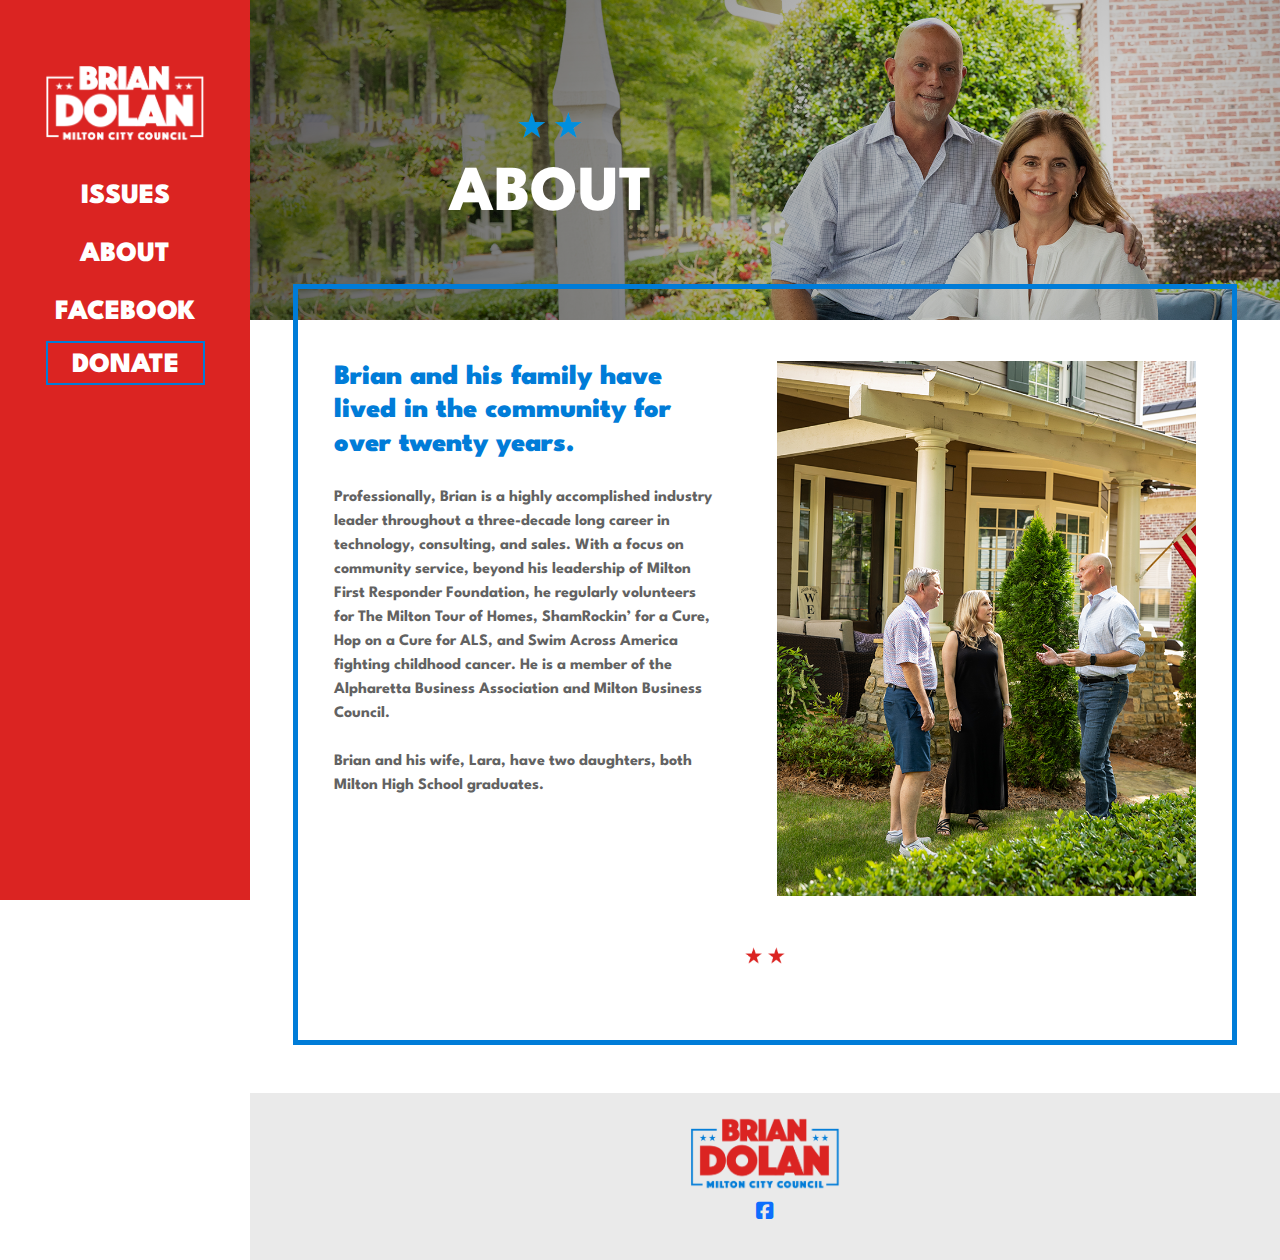
<file: about.html>
<!DOCTYPE html>
<html lang="en">

<head>

    <meta charset="UTF-8">
    <meta name="viewport" content="width=device-width, initial-scale=1.0">

    <link rel="stylesheet" href="https://cdnjs.cloudflare.com/ajax/libs/font-awesome/6.4.2/css/all.min.css">

    <title>About - Brian Dolan</title>

    <link rel="shortcut icon" href="images/favicon.png" type="image/png">
    <link href="https://cdn.jsdelivr.net/npm/bootstrap@5.3.0/dist/css/bootstrap.min.css" rel="stylesheet">
    <link rel="stylesheet" href="css/style.css">
</head>

<body>


    <div class="side-navbar">

        <a class="navbar-brand " href="index.html">
            <img src="images/logo1.png" alt="Brian Dolan">
        </a>
        <br><br>

        <ul class="navbar-nav" style="align-items: center;">
            <li class="nav-item">
                <a class="nav-link" href="issues.html">ISSUES</a>
            </li>
            <li class="nav-item">
                <a class="nav-link" href="about.html">ABOUT</a>
            </li>
            <li class="nav-item">
                <a class="nav-link" href="https://web.facebook.com/dolanformilton/" target="_blank">
                    FACEBOOK
                </a>
            </li>
            <li class="nav-item">
                <a class="nav-link px-4 pt-2 pb-1 donate-button-hover"
                    href="https://secure.anedot.com/friends-for-brian-dolan/donate" target="_blank"
                    style="border: 2px solid #007CD8; line-height: 1;">DONATE</a>
            </li>

        </ul>

    </div>


    <div class="body-wrapper">


        <nav class="navbar navbar-expand-lg d-block d-lg-none navbar-dark" style="background-color: #DB2422;">
            <div class="container">
                <a class="navbar-brand " href="index.html">
                    <img src="images/logo1.png" alt="Brian Dolan">
                </a>
                <button class="navbar-toggler" type="button" data-bs-toggle="collapse" data-bs-target="#mynavbar">
                    <span class="navbar-toggler-icon"></span>
                </button>
                <div class="collapse navbar-collapse" id="mynavbar">
                    <ul class="navbar-nav ms-auto" style="align-items: center;">
                        <li class="nav-item">
                            <a class="nav-link" href="issues.html">ISSUES</a>
                        </li>
                        <li class="nav-item">
                            <a class="nav-link" href="about.html">ABOUT</a>
                        </li>
                        <li class="nav-item">
                            <a class="nav-link" href="https://web.facebook.com/dolanformilton/" target="_blank">
                                FACEBOOK
                            </a>
                        </li>
                        <li class="nav-item">
                            <a class="nav-link donate-btn"
                                href="https://secure.anedot.com/friends-for-brian-dolan/donate"
                                target="_blank">DONATE</a>
                        </li>
                    </ul>

                </div>
            </div>
        </nav>

        <section class="header header-about home-header-desktop">
            <div class="container py-5">
                <div class="row py-5">
                    <div class="col-sm-7">
                        <img src="images/blue-stars.png" alt="stars" class="header-stars">
                        <h1 class="hero-heading-2 m-0">ABOUT</h1>

                    </div>
                </div>
            </div>
        </section>

        <section class="header-mobile">
            <img src="images/about-banner2.png" alt="home" class="w-100">

            <div class="container py-5">
                <div class="row">
                    <div class="col-12 text-center">
                        <img src="images/blue-stars.png" alt="stars" class="header-stars">

                        <h1 class="hero-heading-1 m-0" style="color: #DB2422; font-size: 20vw;">ABOUT</h1>

                    </div>
                </div>
            </div>
        </section>


        <section class="container">

            <div class="row mb-5" style="margin-top: -2.25rem;">
                <div class="col-lg-11 py-5 section-border mx-auto">
                    <div class="row px-sm-4 px-2 py-sm-4 py-0 ">
                        <div class="col-md-6 pe-lg-5">
                            <h3 class="text-blue mb-4" style="font-weight: 900; line-height: 1.2;">Brian and his family
                                have lived in the community for over twenty years.</h3>

                            <img src="images/about-1.png" alt="home" class="w-100 d-block d-md-none mb-4">

                            <p style="font-weight: 700;">Professionally, Brian is a highly accomplished industry leader
                                throughout a three-decade long career in technology, consulting, and sales. With a focus
                                on community service, beyond his leadership of Milton First Responder Foundation, he
                                regularly volunteers for The Milton Tour of Homes, ShamRockin’ for a Cure, Hop on a Cure
                                for ALS, and Swim Across America fighting childhood cancer. He is a member of the
                                Alpharetta Business Association and Milton Business Council.
                                <br><br>
                                Brian and his wife, Lara, have two daughters, both Milton High School graduates.
                            </p>


                        </div>
                        <div class="col-md-6 mt-4 mt-md-0">
                            <img src="images/about-1.png" alt="home" class="w-100 d-none d-md-block">
                        </div>

                        <div class="col-12 text-center pt-5 ">
                            <img src="images/red-stars.png" alt="stars" class="red-stars">
                        </div>
                    </div>
                </div>

            </div>

        </section>


        <footer>
            <div class="container text-center py-4">
                <a href="index.html">
                    <img src="images/logo2.png" alt="Logo" class="logo">
                </a>


                <div class="my-2">
                    <a href="https://web.facebook.com/dolanformilton/" target="_blank"
                        class="fb-link text-primary text-decoration-none">
                        <i class="fa-brands fa-square-facebook"></i>
                    </a>


                </div>




            </div>
        </footer>
    </div>


    <script src="https://cdn.jsdelivr.net/npm/bootstrap@5.3.0/dist/js/bootstrap.bundle.min.js"></script>



</body>

</html>
</file>
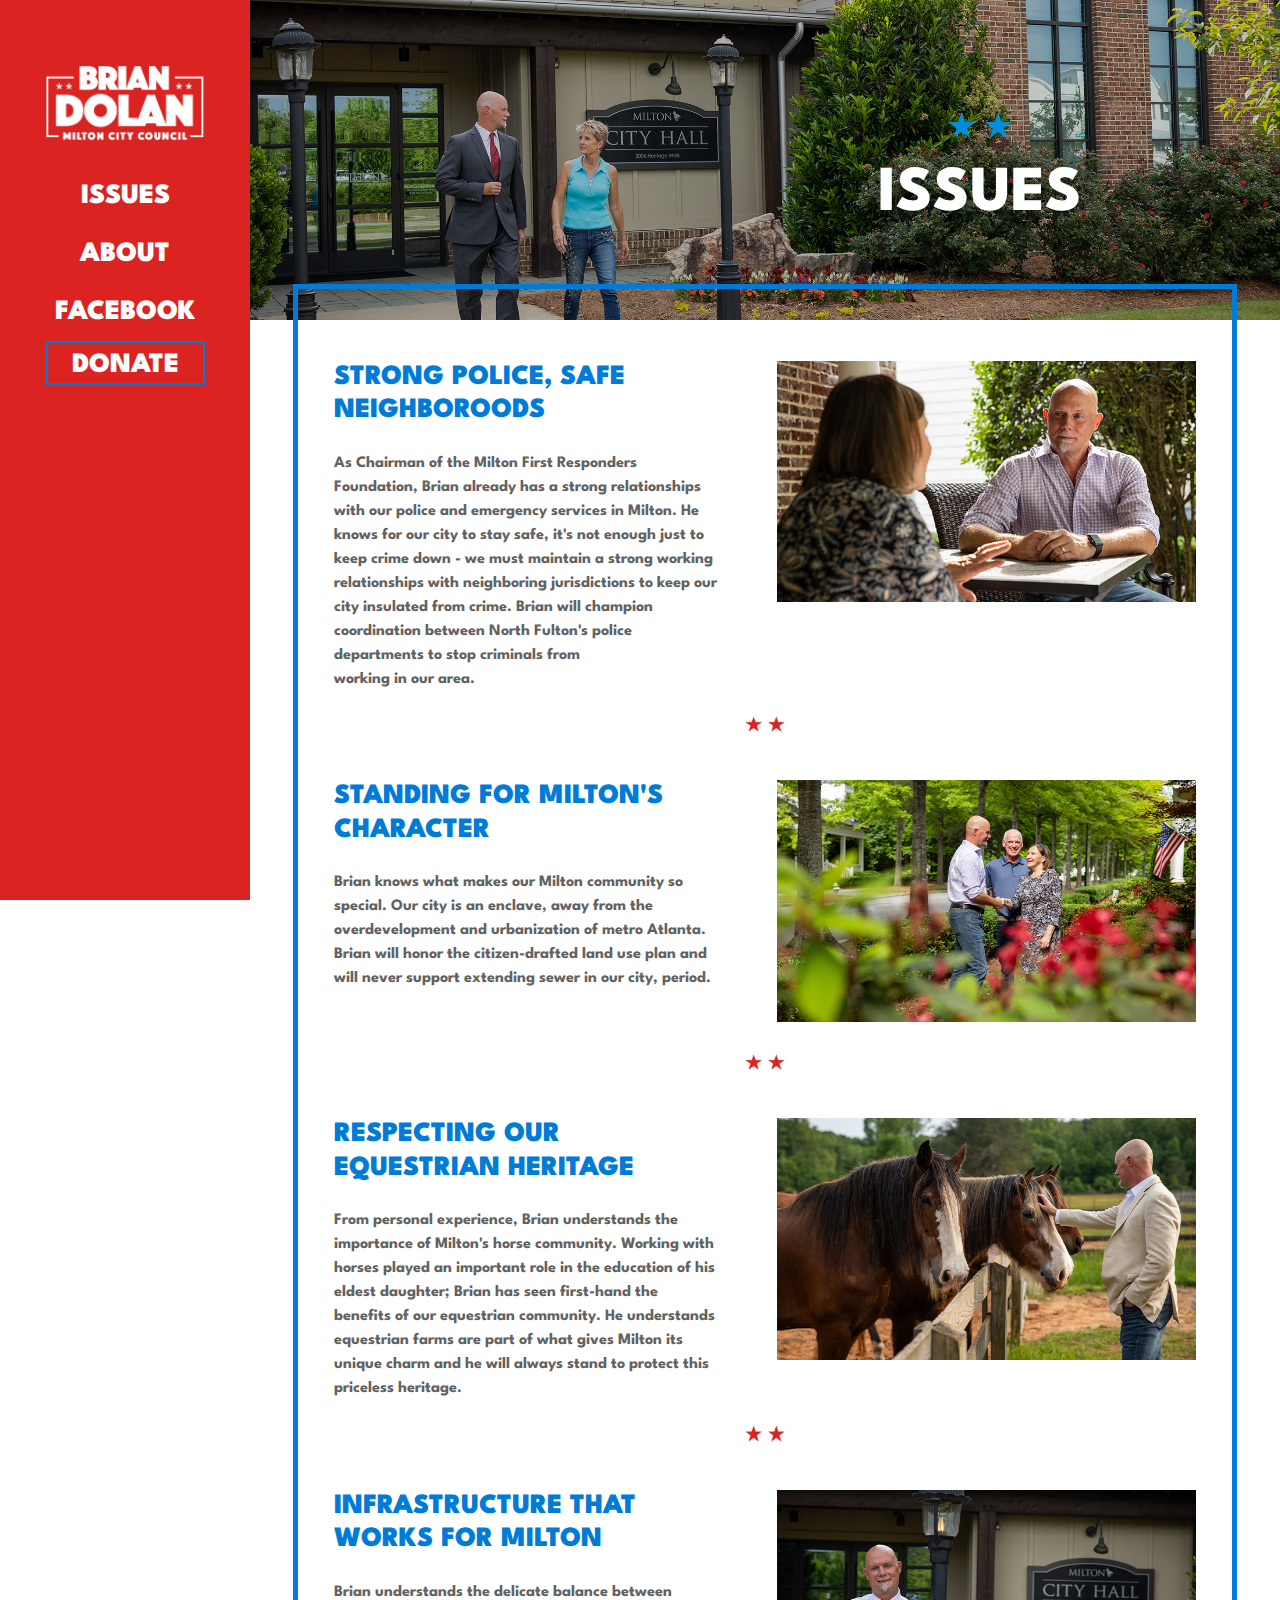
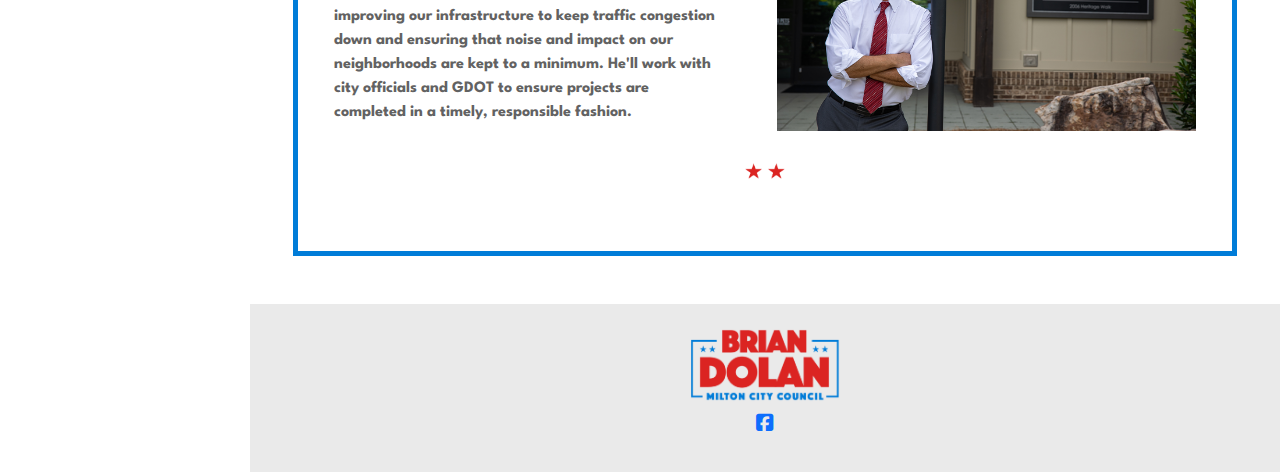
<file: issues.html>
<!DOCTYPE html>
<html lang="en">

<head>

    <meta charset="UTF-8">
    <meta name="viewport" content="width=device-width, initial-scale=1.0">

    <link rel="stylesheet" href="https://cdnjs.cloudflare.com/ajax/libs/font-awesome/6.4.2/css/all.min.css">

    <title>Issues - Brian Dolan</title>

    <link rel="shortcut icon" href="images/favicon.png" type="image/png">
    <link href="https://cdn.jsdelivr.net/npm/bootstrap@5.3.0/dist/css/bootstrap.min.css" rel="stylesheet">
    <link rel="stylesheet" href="css/style.css">
</head>

<body>


    <div class="side-navbar">

        <a class="navbar-brand " href="index.html">
            <img src="images/logo1.png" alt="Brian Dolan">
        </a>
        <br><br>

        <ul class="navbar-nav" style="align-items: center;">
            <li class="nav-item">
                <a class="nav-link" href="issues.html">ISSUES</a>
            </li>
            <li class="nav-item">
                <a class="nav-link" href="about.html">ABOUT</a>
            </li>
            <li class="nav-item">
                <a class="nav-link" href="https://web.facebook.com/dolanformilton/" target="_blank">
                    FACEBOOK
                </a>
            </li>
            <li class="nav-item">
                <a class="nav-link px-4 pt-2 pb-1 donate-button-hover"
                    href="https://secure.anedot.com/friends-for-brian-dolan/donate" target="_blank"
                    style="border: 2px solid #007CD8; line-height: 1;">DONATE</a>
            </li>

        </ul>

    </div>


    <div class="body-wrapper">


        <nav class="navbar navbar-expand-lg d-block d-lg-none navbar-dark" style="background-color: #DB2422;">
            <div class="container">
                <a class="navbar-brand " href="index.html">
                    <img src="images/logo1.png" alt="Brian Dolan">
                </a>
                <button class="navbar-toggler" type="button" data-bs-toggle="collapse" data-bs-target="#mynavbar">
                    <span class="navbar-toggler-icon"></span>
                </button>
                <div class="collapse navbar-collapse" id="mynavbar">
                    <ul class="navbar-nav ms-auto" style="align-items: center;">
                        <li class="nav-item">
                            <a class="nav-link" href="issues.html">ISSUES</a>
                        </li>
                        <li class="nav-item">
                            <a class="nav-link" href="about.html">ABOUT</a>
                        </li>
                        <li class="nav-item">
                            <a class="nav-link" href="https://web.facebook.com/dolanformilton/" target="_blank">
                                FACEBOOK
                            </a>
                        </li>
                        <li class="nav-item">
                            <a class="nav-link donate-btn"
                                href="https://secure.anedot.com/friends-for-brian-dolan/donate"
                                target="_blank">DONATE</a>
                        </li>
                    </ul>

                </div>
            </div>
        </nav>

        <section class="header header-issues home-header-desktop">
            <div class="container py-5">
                <div class="row py-5">
                    <div class="col-sm-7 ms-auto">
                        <img src="images/blue-stars.png" alt="stars" class="header-stars">
                        <h1 class="hero-heading-2 m-0">ISSUES</h1>

                    </div>
                </div>
            </div>
        </section>

        <section class="header-mobile">
            <img src="images/issues-banner2.png" alt="home" class="w-100">

            <div class="container py-5">
                <div class="row">
                    <div class="col-12 text-center">
                        <img src="images/blue-stars.png" alt="stars" class="header-stars">

                        <h1 class="hero-heading-1 m-0" style="color: #DB2422; font-size: 20vw;">ISSUES</h1>

                    </div>
                </div>
            </div>
        </section>


        <section class="container">

            <div class="row mb-5" style="margin-top: -2.25rem;">
                <div class="col-lg-11 py-5 section-border mx-auto">
                    <div class="row px-sm-4 px-2 py-sm-4 py-0 ">
                        <div class="col-md-6 pe-lg-5">
                            <h3 class="text-blue mb-4" style="font-weight: 900; line-height: 1.2;">STRONG POLICE, SAFE
                                NEIGHBOROODS</h3>

                            <p style="font-weight: 700;">As Chairman of the Milton First Responders Foundation,
                                Brian already has a strong relationships with
                                our police and emergency services in Milton. He knows
                                for our city to stay safe, it's not enough just to
                                keep crime down - we must maintain a strong
                                working relationships with neighboring jurisdictions to
                                keep our city insulated from crime. Brian will champion
                                coordination between North Fulton's police
                                departments to stop criminals from working in our area.</p>

                            <img src="images/red-stars.png" alt="home"
                                class="red-stars d-block d-md-none mt-4 mb-3 mx-auto">

                        </div>
                        <div class="col-md-6 mb-4 mt-mb-0 order-first order-sm-0">
                            <img src="images/issues-1.png" alt="home" class="w-100">
                        </div>

                        <div class="col-12 text-center pt-2 ">
                            <img src="images/red-stars.png" alt="stars" class="red-stars d-none d-md-block mx-auto">
                        </div>
                    </div>

                    <div class="row px-sm-4 px-2 py-sm-4 py-0 ">
                        <div class="col-md-6 pe-lg-5">
                            <h3 class="text-blue mb-4" style="font-weight: 900; line-height: 1.2;">STANDING FOR MILTON'S
                                CHARACTER</h3>

                            <p style="font-weight: 700;">Brian knows what makes our Milton community so
                                special. Our city is an enclave, away from the
                                overdevelopment and urbanization of metro Atlanta.
                                Brian will honor the citizen-drafted land use plan and
                                will never support extending sewer in our city, period.</p>

                            <img src="images/red-stars.png" alt="home"
                                class="red-stars d-block d-md-none mt-4 mb-3 mx-auto">

                        </div>
                        <div class="col-md-6 mb-4 mt-mb-0 order-first order-sm-0">
                            <img src="images/issues-2.png" alt="home" class="w-100">
                        </div>

                        <div class="col-12 text-center pt-2 ">
                            <img src="images/red-stars.png" alt="stars" class="red-stars d-none d-md-block mx-auto">
                        </div>
                    </div>


                    <div class="row px-sm-4 px-2 py-sm-4 py-0 ">
                        <div class="col-md-6 pe-lg-5">
                            <h3 class="text-blue mb-4" style="font-weight: 900; line-height: 1.2;">RESPECTING OUR
                                EQUESTRIAN HERITAGE</h3>

                            <p style="font-weight: 700;">From personal experience, Brian understands the importance of
                                Milton's horse community. Working with horses played an important role in the education
                                of his eldest daughter; Brian has seen first-hand the benefits of our equestrian
                                community. He understands equestrian farms are part of what gives Milton its unique
                                charm and he will always stand to protect this priceless heritage.</p>

                            <img src="images/red-stars.png" alt="home"
                                class="red-stars d-block d-md-none mt-4 mb-3 mx-auto">

                        </div>
                        <div class="col-md-6 mb-4 mt-mb-0 order-first order-sm-0">
                            <img src="images/issues-3.png" alt="home" class="w-100">
                        </div>

                        <div class="col-12 text-center pt-2 ">
                            <img src="images/red-stars.png" alt="stars" class="red-stars d-none d-md-block mx-auto">
                        </div>
                    </div>


                    <div class="row px-sm-4 px-2 py-sm-4 py-0 ">
                        <div class="col-md-6 pe-lg-5">
                            <h3 class="text-blue mb-4" style="font-weight: 900; line-height: 1.2;">INFRASTRUCTURE THAT
                                WORKS FOR MILTON</h3>

                            <p style="font-weight: 700;">Brian understands the delicate balance between
                                improving our infrastructure to keep traffic congestion
                                down and ensuring that noise and impact on our
                                neighborhoods are kept to a minimum. He'll work with
                                city officials and GDOT to ensure projects are
                                completed in a timely, responsible fashion.</p>

                            <img src="images/red-stars.png" alt="home"
                                class="red-stars d-block d-md-none mt-4 mb-3 mx-auto">

                        </div>
                        <div class="col-md-6 mb-4 mt-mb-0 order-first order-sm-0">
                            <img src="images/issues-4.png" alt="home" class="w-100">
                        </div>

                        <div class="col-12 text-center pt-2 ">
                            <img src="images/red-stars.png" alt="stars" class="red-stars d-none d-md-block mx-auto">
                        </div>
                    </div>


                </div>

            </div>

        </section>


        <footer>
            <div class="container text-center py-4">
                <a href="index.html">
                    <img src="images/logo2.png" alt="Logo" class="logo">
                </a>


                <div class="my-2">
                    <a href="https://web.facebook.com/dolanformilton/" target="_blank"
                        class="fb-link text-primary text-decoration-none">
                        <i class="fa-brands fa-square-facebook"></i>
                    </a>


                </div>




            </div>
        </footer>
    </div>


    <script src="https://cdn.jsdelivr.net/npm/bootstrap@5.3.0/dist/js/bootstrap.bundle.min.js"></script>



</body>

</html>
</file>
<file: css/style.css>
@import url('https://fonts.googleapis.com/css2?family=League+Spartan:wght@100..900&display=swap');

.navbar-dark,
.navbar[data-bs-theme=dark] {
    --bs-navbar-color: rgba(255, 255, 255, 1) !important;
    --bs-navbar-hover-color: rgba(255, 255, 255, 1) !important;
}

* {
    box-sizing: border-box;
    -webkit-font-smoothing: antialiased;
    /* Fixes font rendering in Safari */
    -moz-osx-font-smoothing: grayscale;
}

/* General Styling */
body {
    font-family: "League Spartan", sans-serif;
    font-weight: 900;
    font-style: normal;
    margin: 0;
    padding: 0;
    box-sizing: border-box;
    color: #626262;
}

.navbar-brand img {
    max-width: 130px;
}

.navbar-light .nav-link {
    color: #004475 !important;
    font-weight: 600;
}

.navbar-toggler {
    border: none !important;
    outline: none !important;
    box-shadow: none !important;
    transform: scale(1.3);
}

.navbar-toggler-icon {
    background-image: url("data:image/svg+xml;charset=utf8,%3Csvg viewBox='0 0 32 32' xmlns='http://www.w3.org/2000/svg'%3E%3Cpath stroke='rgba(255,255,255, 1)' stroke-width='2' stroke-linecap='round' stroke-miterlimit='10' d='M4 8h24M4 16h24M4 24h24'/%3E%3C/svg%3E");
}

/* Chrome, Safari, Edge, Opera */
input::-webkit-outer-spin-button,
input::-webkit-inner-spin-button {
    -webkit-appearance: none;
    margin: 0;
}

/* Firefox */
input[type=number] {
    -moz-appearance: textfield;
}

.header {
    background-color: #004475;
    background-image: url(../images/home-banner.png);
    background-size: cover;
    background-repeat: no-repeat;
    background-position: right 30%;
    text-align: center;
}

.header-about {
    background-image: url(../images/about-banner.png);
}

.header-issues {
    background-image: url(../images/issues-banner.png);
}

.hero-heading-1 {
    color: #fff;
    font-size: 5.75rem;
    line-height: 0.9;
    font-weight: 900;
    margin: 0;
    margin-bottom: 0.75rem;
}

.hero-heading-2 {
    color: #FFFFFF;
    font-size: 4rem;
    line-height: 0.9;
    font-weight: 800;
    margin: 0;
    margin-bottom: 1.5rem;
    max-width: 35rem;
    margin-left: auto !important;
    margin-right: auto !important;
}

.header-stars {
    width: 4rem;
    margin: 1rem 0 1.75rem;
    line-height: 1;
}

.red-stars {
    width: 3.5rem;
}

.issues-heading {
    font-size: 1.45rem !important;
    color: #004475;
    text-align: inherit !important;
    font-weight: 900 !important;
}

.issues-cont {
    padding-top: 3rem;
    padding-bottom: 3rem;
}

.issues-cont p {
    margin-bottom: 0;
}

@media (max-width: 767px) {
    .issues-cont.bg-light-gray {
        background-color: #fff;
    }

    .issues-cont {
        padding-top: 1rem;
        padding-bottom: 1rem;
    }

    .issues-cont.first-cont {
        padding-top: 2rem;
    }

    .issues-cont.last-cont {
        padding-bottom: 2rem;
    }
}



.donate-btn {
    text-decoration: none;
    color: #fff;
    font-size: 1.5rem;
    background: #007CD8;
    border: none !important;
    padding: 0.8rem 1.5rem 0.4rem;
    word-spacing: 0.5rem;
    letter-spacing: 0.25rem;
    line-height: 1;
    margin-bottom: 20px;
}


.bg-light-gray {
    background-color: #EBEBEB;
}

.bg-light-gray h2 {
    color: #004475;
    text-align: center;
    font-size: 2.55rem;
    font-weight: 600;
}

.form-heading {
    color: #007CD8;
    text-align: center;
    font-weight: 800;
    font-size: 2.5rem;
}

input.input-text {
    width: 100%;
    border: 2px solid #007CD8;
    color: #007CD8;
    outline: none !important;
    box-shadow: none !important;
    border-radius: 0 !important;
    padding: 0.35rem 0.5rem;
    margin-bottom: 0.75rem;
}

input.input-text::placeholder {
    color: #007CD8;
}

/* Wrapper for proper spacing */
.checkbox-wrapper {
    display: flex;
    align-items: end;
    gap: 12px;
}

/* Hide default checkbox style */
.custom-check {
    appearance: none;
    -webkit-appearance: none;
    background-color: transparent;
    border: 2px solid #007CD8 !important;
    width: 25px;
    height: 25px;
    cursor: pointer;
    border-radius: 0px !important;
    box-shadow: none !important;
    position: relative;
    transition: all 0.3s ease-in-out;
}

/* Add blue background and centered white circle with check on checked */
.custom-check:checked {
    background-color: #007CD8;
    border-color: #007CD8;
}

.custom-check:checked::before {
    content: "\f00c";
    /* Font Awesome checkmark */
    font-family: "Font Awesome 6 Free";
    font-weight: 900;
    position: absolute;
    font-size: 14px;
    color: #007CD8;
    background: white;
    width: 16px;
    height: 16px;
    border-radius: 50%;
    display: flex;
    align-items: center;
    justify-content: center;
    top: 50%;
    left: 50%;
    transform: translate(-50%, -50%);
}

/* Optional: adjust label text */
.custom-label {
    font-size: 16px;
    color: #007CD8;
    font-weight: 700;
    cursor: pointer;
}


.checkbox-wrapper {
    display: flex;
    gap: 10px;
}

.btn-red {
    text-decoration: none;
    color: #fff;
    font-size: 1.15rem;
    background: #DB2422;
    border: none !important;
    box-shadow: none !important;
    padding: 0.6rem 1.5rem;
    transition: 0.3s;
    line-height: 1;
}

.red-stars {
    width: 40px;
}


.section-border {
    border: 5px solid #007CD8;
}

.text-blue {
    color: #007CD8;
}

.star-section {
    background-color: #EBEBEB;
    position: relative;
    padding: 25px 0;
    margin: 25px 0;
}

.star-section::before {
    content: "";
    position: absolute;
    width: 100px;
    height: 100px;
    background-image: url(../images/star-icon.png);
    background-size: cover;
    top: -50px;
    left: 50%;
    transform: translateX(-50%);
}

.star-section::after {
    content: "";
    position: absolute;
    width: 100px;
    height: 100px;
    background-image: url(../images/star-icon.png);
    background-size: cover;
    bottom: -50px;
    left: 50%;
    transform: translateX(-50%);
}

.star-section h1,
.star-section h2 {
    color: #004475;
    font-weight: 900;
    font-size: 2.5rem;
}

.star-section h2 {
    font-size: 1.5rem;
}

.about {
    background-color: #EBEBEB;
    background-image: url(../images/NP_5.png);
    background-size: 70% auto;
    background-repeat: no-repeat;
    background-position-x: right;
    background-position-y: bottom;
}

.doge-cont {
    background-color: #fff;
    background-image: url(../images/NP_6.png);
    background-size: auto 100%;
    background-repeat: no-repeat;
    background-position-x: right;
    background-position-y: bottom;
    color: #004475;
}

.about h2 {
    color: #004475;
    font-weight: 900;
    font-size: 2.5rem;
}

.doge-logo {
    width: 320px;
    margin: auto;
    margin-bottom: 20px;
    display: block;
    /* margin-top: -3rem; */
    border-radius: 20px;
}


footer {
    background-color: #EAEAEA;
}

.logo {
    width: 150px;
}

.fb-link {
    color: #fff;
    font-size: 1.25rem;
}


@media (max-width: 992px) {
    /* .header {
        background-color: #004475;
        background-image: url(../images/home2.png);
        background-size: auto 116vw;
        background-repeat: no-repeat;
        background-position-x: 57%;
        background-position-y: bottom;
        text-align: center;
        height: 160vw;
    } */

    .body-wrapper {
        width: 100% !important;
        margin-left: 0 !important;
    }

    .side-navbar {
        display: none;
    }

    .hero-heading-2 {
        font-size: 3rem;
    }

}

.header-mobile {
    display: none;
}

@media (max-width: 767px) {
    .header-mobile {
        display: block;
    }

    .home-header-desktop {
        display: none;
    }

    .header {
        /* height: 185vw; */
    }


    .hero-heading-2 {
        font-size: 5vw;
    }

    .hero-heading-1 {
        /* white-space: nowrap; */
        font-size: 8vw;
    }

    .about,
    .doge-cont {
        background-image: none;
    }

    .about-image-mobile,
    .doge-image-mobile {
        display: block !important;
        max-width: 100% !important;
        width: 100% !important;
    }

}


@media (max-width: 576px) {
    .section-border {
        max-width: 93%;
    }
}


@media (max-width: 476px) {}


body {
    min-height: 100vh;
}

.nav-link {
    font-size: 2rem;
}

.side-navbar {
    width: 250px;
    height: 100%;
    position: fixed;
    background-color: #DB2422;
    padding-top: 4rem;
    text-align: center;
}

.side-navbar .nav-link {
    font-size: 1.75rem;
    color: #fff;
}

.side-navbar .navbar-brand img {
    max-width: 160px;
}

.body-wrapper {
    width: calc(100% - 250px);
    margin-left: 250px;
}

.donate-button-hover {
    transition: 0.4s;
}

.donate-button-hover:hover {
    background-color: #007CD8;
}
</file>
